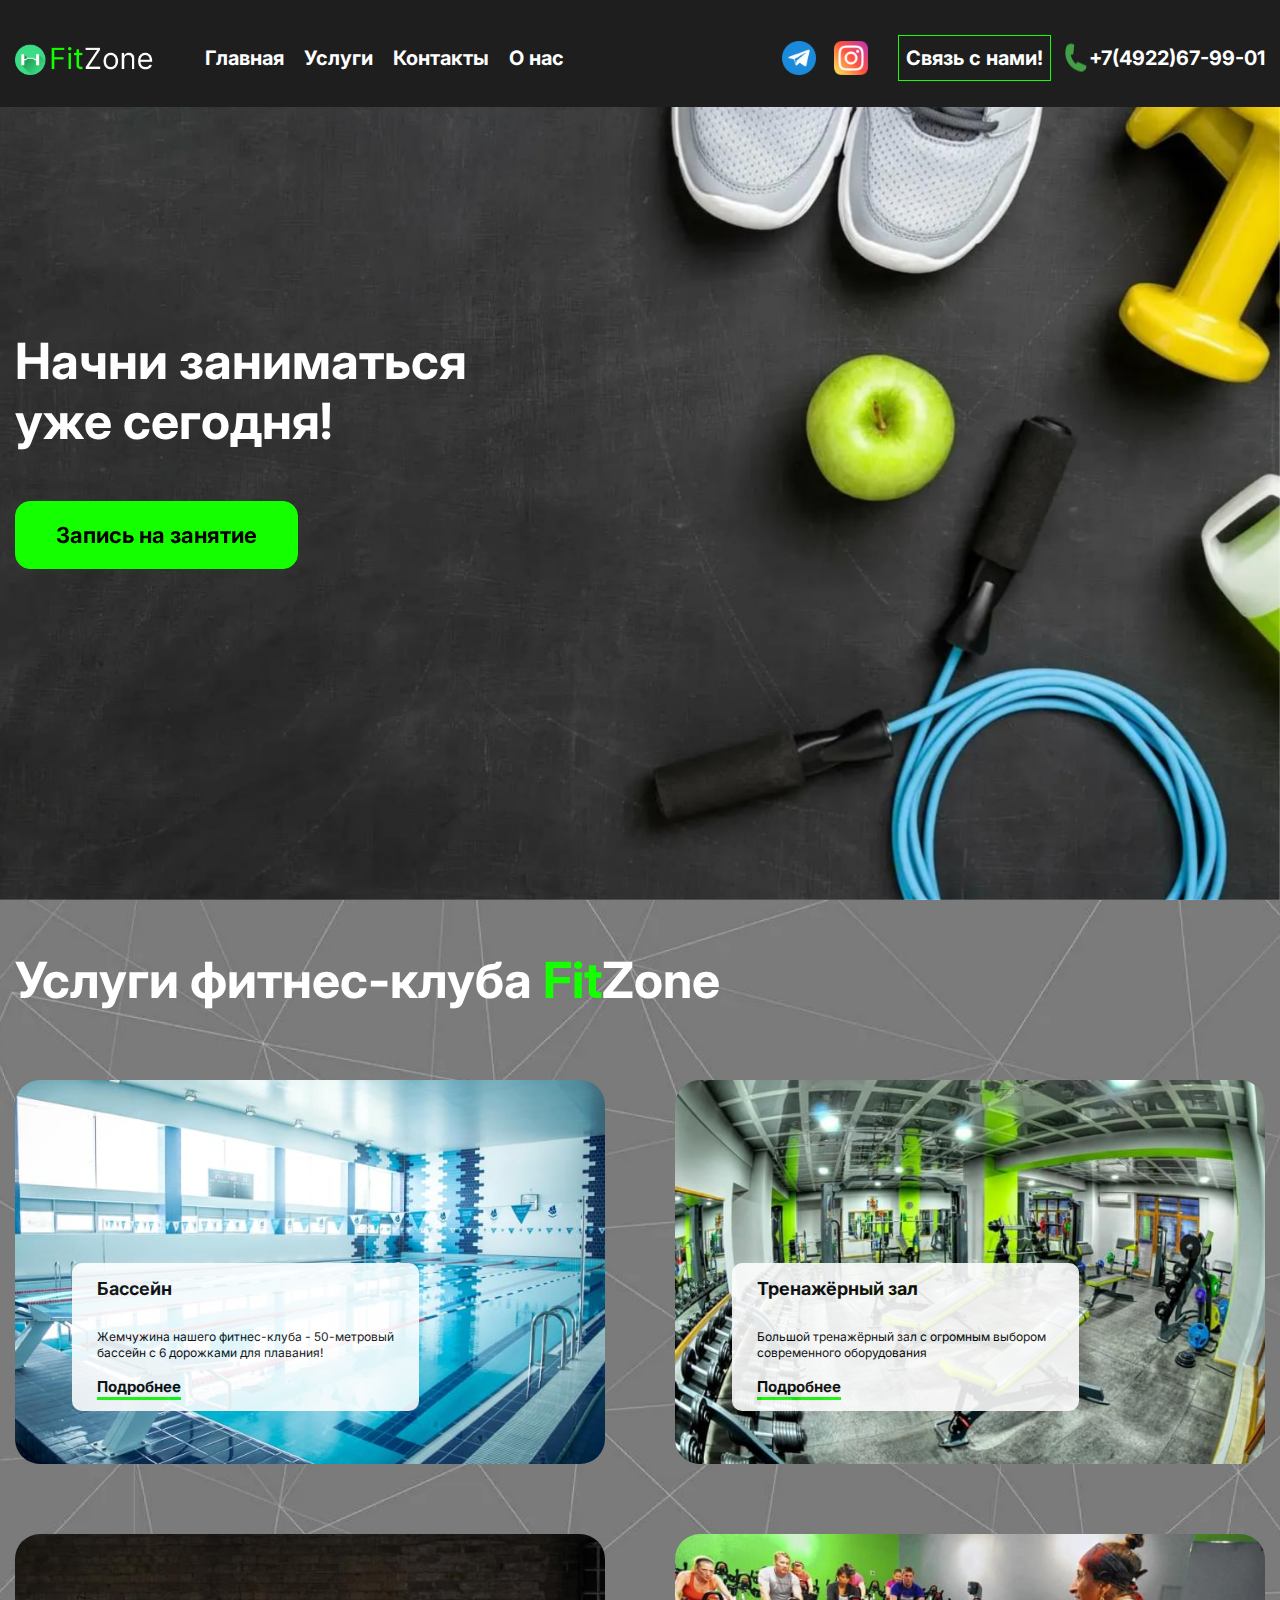
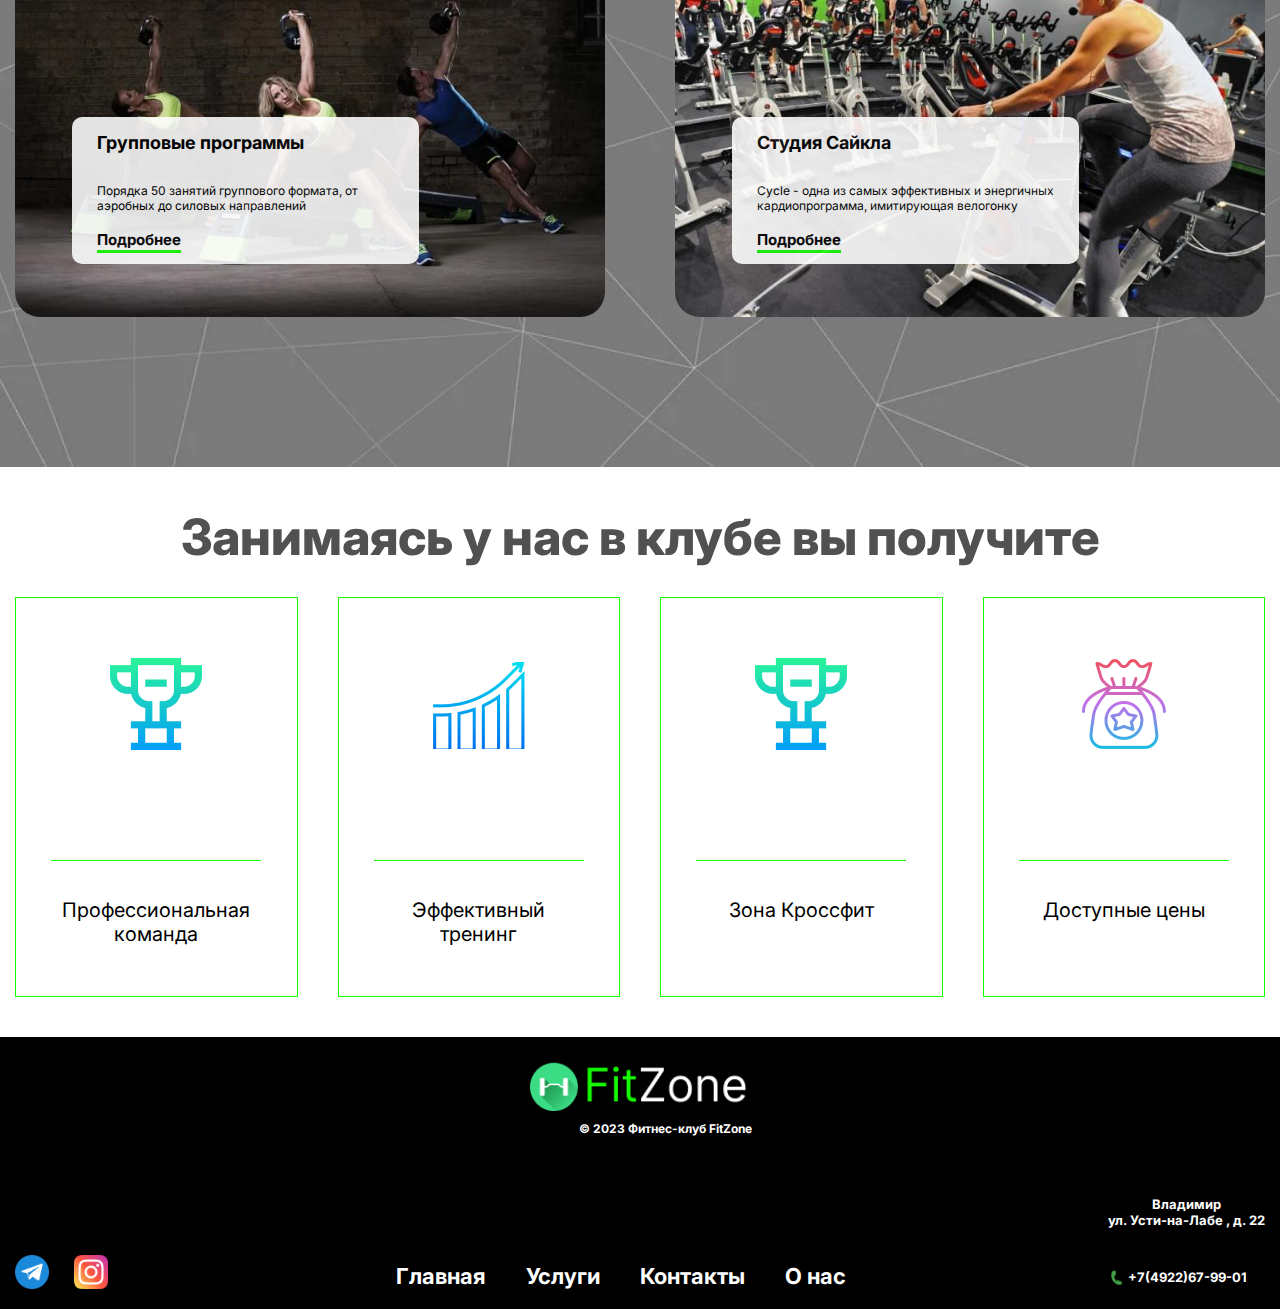
<file: Fitness Club Website/index.html>
<!DOCTYPE html>
<html lang="ru">
<head>
	<meta charset="UTF-8">
	<meta name="viewport" content="width=device-width, initial-scale=1.0">
	<link rel="preconnect" href="https://fonts.googleapis.com">
	<link rel="preconnect" href="https://fonts.gstatic.com" crossorigin>
	<link href="https://fonts.googleapis.com/css2?family=Inter:wght@400;700;800&display=swap" rel="stylesheet">
	<link rel="stylesheet" href="https://cdn.jsdelivr.net/npm/swiper@9/swiper-bundle.min.css">
	<link rel="stylesheet" href="css/style.css">
	<title>Главная</title>

</head>

<body>
	<div class="wrapper">
		<header class="header">
			<div class="header__container">
				<div class="header__body">
					<a href="index.html" class="header__logo">
						<img src="img/logo.png" alt="логотип fitZone">
					</a>
					<nav class="header__menu menu">
						<ul class="menu__list">
							<li class="menu__item"><a href="index.html" class="menu__link">Главная</a></li>
							<li class="menu__item"><a href="services.html" class="menu__link">Услуги</a></li>
							<li class="menu__item"><a href="contacts.html" class="menu__link">Контакты</a></li>
							<li class="menu__item"><a href="about.html" class="menu__link">О нас</a></li>
						</ul>
					</nav>
					<div class="header__contact">
						<div class="header__social">
							<a href="" class="header__item">
								<img src="img/telegram.png" alt="телеграм">
							</a>
							<a href="" class="header__item">
								<img src="img/instagram.png" alt="инстаграм">
							</a>
						</div>
						<a href="" class="header__button">Связь с нами!</a>
						<a href="tel:+7492267990" class="header__tel"><span>+7(4922)67-99-01</span></a>
					</div>
					<button type="button" class="header__burger burger-menu"><span></span></button>
				</div>
			</div>
		</header>
		<main>
			<section class="main">
				<div class="main__container">
					<h1 class="main__title">Начни заниматься <br> уже сегодня!</h1>
					<a href="" class="main__button">Запись на занятие</a>
				</div>
				<div class="main__slider swiper">
					<div class="main__wrapper swiper-wrapper">
						<div class="main__slide swiper-slide">
							<img src="img/slide1.jpg" alt="">
						</div>
						<div class="main__slide swiper-slide">
							<img src="img/slide2.jpg" alt="">
						</div>
						<div class="main__slide swiper-slide">
							<img src="img/slide3.jpg" alt="">
						</div>
					</div>
				</div>
			</section>
			<section class="services">
				<div class="services__container">
					<h2 class="services__title">Услуги фитнес-клуба  <span>Fit</span>Zone</h2>
					<div class="services__body">
						<article class="services__item">
								<img src="img/services1.jpg" alt="Бассейн">
							<div class="services__block">
								<h3 class="services__head">Бассейн</h3>
								<div class="services__text">Жемчужина нашего фитнес-клуба - 50-метровый бассейн с 6 дорожками для плавания!</div>
								<a href="" class="services__link">Подробнее</a>
							</div>
						</article>
						<article class="services__item">
							<div class="services__image">
								<img src="img/services2.jpg" alt="Тренажёрный зал">
							</div>
							<div class="services__block">
								<h3 class="services__head">Тренажёрный зал</h3>
								<div class="services__text">Большой тренажёрный зал с огромным выбором современного оборудования</div>
								<a href="" class="services__link">Подробнее</a>
							</div>
						</article>
						<article class="services__item">
							<div class="services__image">
								<img src="img/services3.jpg" alt="Групповые программы">
							</div>
							<div class="services__block">
								<h3 class="services__head">Групповые программы</h3>
								<div class="services__text">Порядка 50 занятий группового формата, от аэробных до силовых направлений</div>
								<a href="" class="services__link">Подробнее</a>
							</div>
						</article>
						<article class="services__item">
							<div class="services__image">
								<img src="img/services4.jpg" alt="Студия Сайкла">
							</div>
							<div class="services__block">
								<h3 class="services__head">Студия Сайкла</h3>
								<div class="services__text">Cycle - одна из самых эффективных и энергичных кардиопрограмма, имитирующая велогонку</div>
								<a href="" class="services__link">Подробнее</a>
							</div>
						</article>
					</div>
				</div>
			</section>
			<section class="advantages">
				<div class="advantages__container">
					<h2 class="advantages__title">Занимаясь у нас в клубе вы получите</h2>
					<div class="advantages__body">
						<article class="advantages__item">
							<div class="advantages__image">
								<img src="img/advantages1.png" alt="">
							</div>
							<h3 class="advantages__head">Профессиональная команда</h3>
						</article>
						<article class="advantages__item">
							<div class="advantages__image">
								<img src="img/advantages2.png" alt="">
							</div>
							<h3 class="advantages__head">       Эффективный тренинг</h3>
						</article>
						<article class="advantages__item">
							<div class="advantages__image">
								<img src="img/advantages1.png" alt="">
							</div>
							<h3 class="advantages__head">Зона Кроссфит</h3>
						</article>
						<article class="advantages__item">
							<div class="advantages__image">
								<img src="img/advantages4.png" alt="">
							</div>
							<h3 class="advantages__head">Доступные цены</h3>
						</article>
					</div>
				</div>
			</section>
		</main>
		<footer class="footer">
			<div class="footer__top">
				<div class="footer__container">
					<div class="footer__block">
						<a href="index.html" class="footer__logo">
							<img src="img/logo.png" alt="логотип fitZone">
						</a>
						<div class="footer__copy">© 2023 Фитнес-клуб FitZone</div>
					</div>
				</div>
			</div>
			<div class="footer__bottom">
				<div class="footer__container">
					<div class="footer__body">
						<div class="footer__social">
							<a href="" class="footer__item-social">
								<img src="img/telegram.png" alt="телеграм">
							</a>
							<a href="" class="footer__item-social">
								<img src="img/instagram.png" alt="инстаграм">
							</a>
						</div>
						<div class="footer__menu">
							<ul class="footer__list">
								<li class="footer__item">
									<a href="index.html" class="footer__link">Главная</a>
								</li>
								<li class="footer__item">
									<a href="services.html" class="footer__link">Услуги</a>
								</li>
								<li class="footer__item">
									<a href="contacts.html" class="footer__link">Контакты</a>
								</li>
								<li class="footer__item">
									<a href="about.html" class="footer__link">О нас</a>
								</li>
							</ul>
						</div>
						<div class="footer__right">
							<div class="footer__address">Владимир <br>
								ул. Усти-на-Лабе , д. 22</div>
							<a href="tel:+74922679901" class="footer__tel">+7(4922)67-99-01</a>
						</div>
					</div>
				</div>
			</div>
		
		</footer>
	</div>



	<script src="https://cdn.jsdelivr.net/npm/swiper@9/swiper-bundle.min.js"></script>
	<script src="js/app.js"></script>
</body>

</html>
</file>
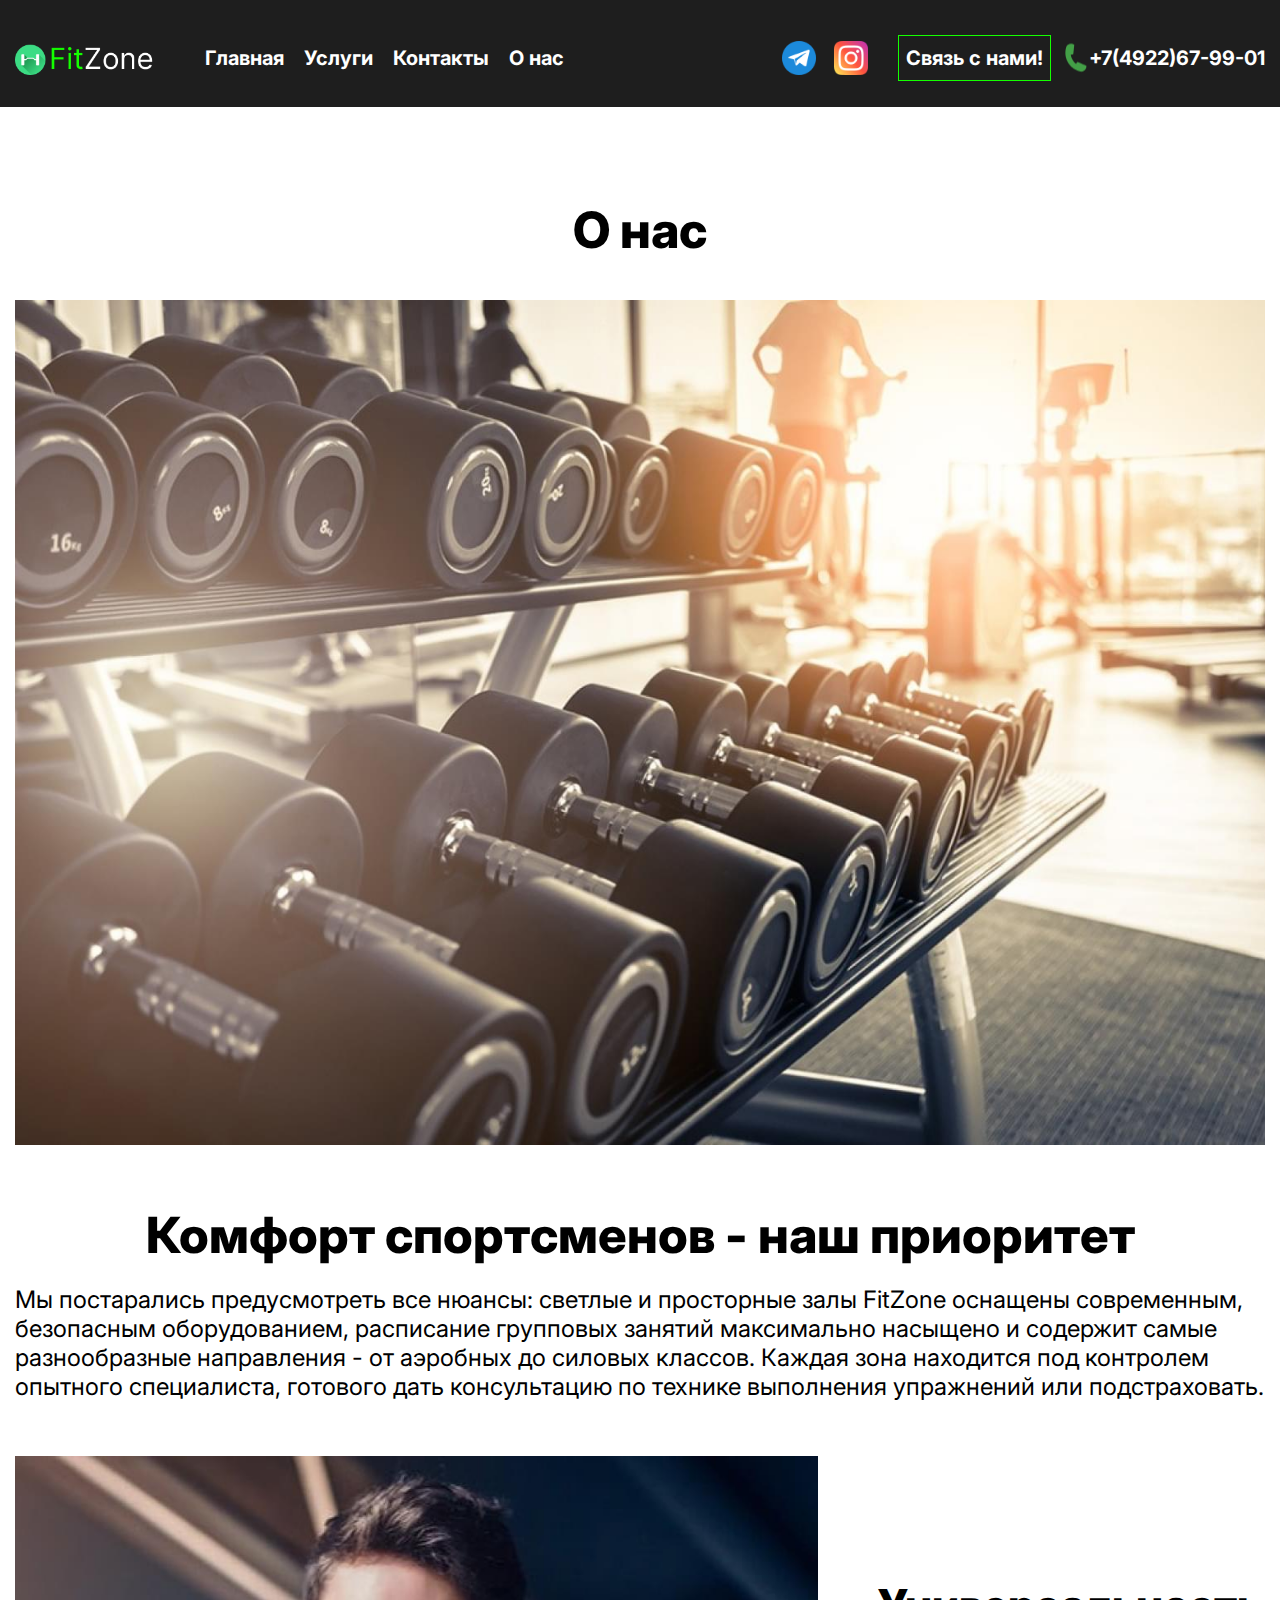
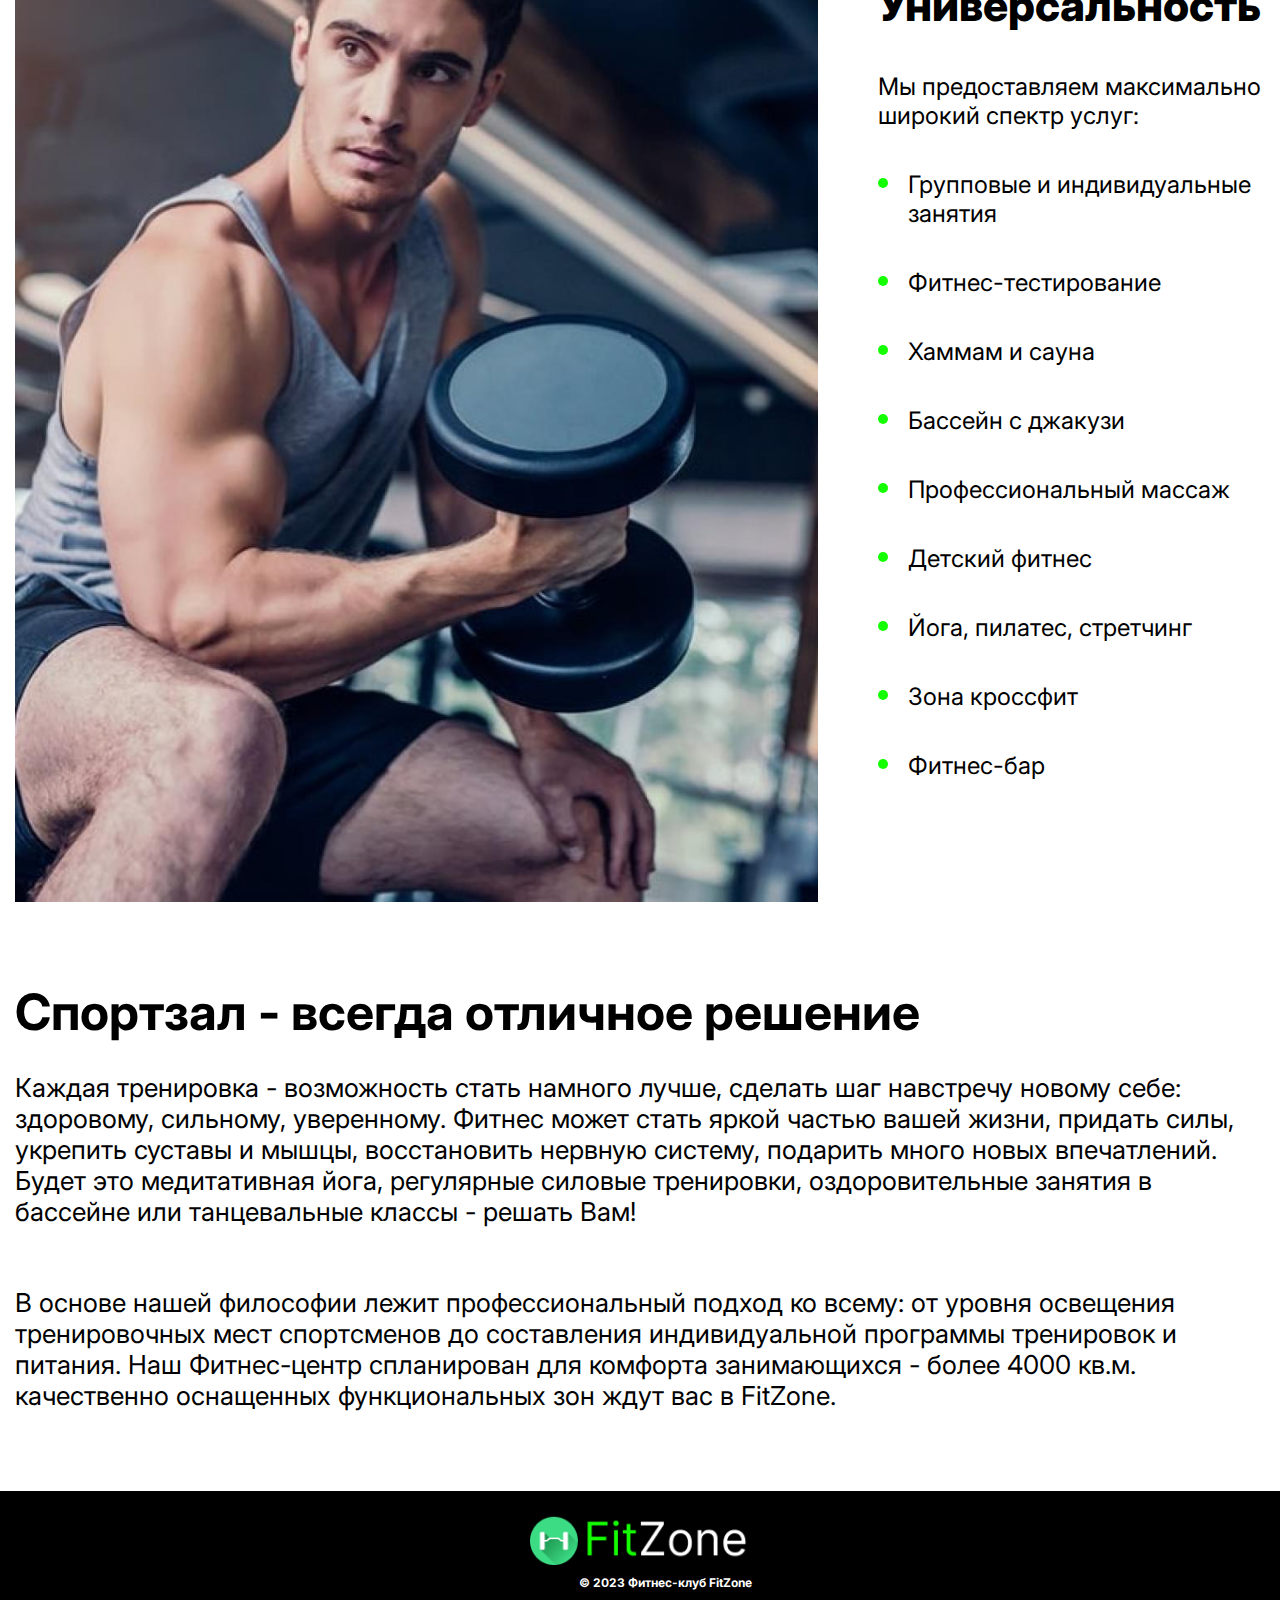
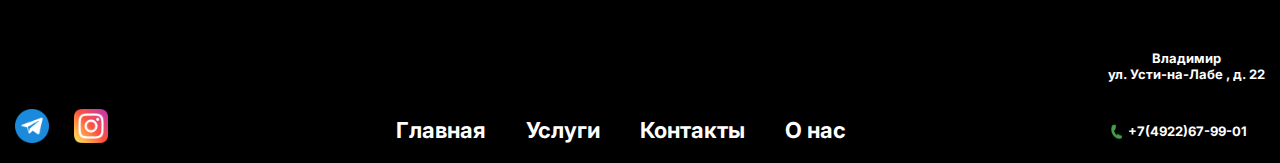
<file: Fitness Club Website/about.html>
<!DOCTYPE html>
<html lang="ru">
<head>
	<meta charset="UTF-8">
	<meta name="viewport" content="width=device-width, initial-scale=1.0">
	<link rel="preconnect" href="https://fonts.googleapis.com">
	<link rel="preconnect" href="https://fonts.gstatic.com" crossorigin>
	<link href="https://fonts.googleapis.com/css2?family=Inter:wght@400;700;800&display=swap" rel="stylesheet">
	<link rel="stylesheet" href="https://cdn.jsdelivr.net/npm/swiper@9/swiper-bundle.min.css">
	<link rel="stylesheet" href="css/style.css">
	<title>О нас</title>

</head>

<body>
	<div class="wrapper">
		<header class="header">
            <div class="header__container">
                <div class="header__body">
                    <a href="index.html" class="header__logo">
                        <img src="img/logo.png" alt="логотип fitZone">
                    </a>
                    <nav class="header__menu menu">
                        <ul class="menu__list">
                            <li class="menu__item"><a href="index.html" class="menu__link">Главная</a></li>
                            <li class="menu__item"><a href="services.html" class="menu__link">Услуги</a></li>
                            <li class="menu__item"><a href="contacts.html" class="menu__link">Контакты</a></li>
                            <li class="menu__item"><a href="about.html" class="menu__link">О нас</a></li>
                        </ul>
                    </nav>
                    <div class="header__contact">
                        <div class="header__social">
                            <a href="" class="header__item">
                                <img src="img/telegram.png" alt="телеграм">
                            </a>
                            <a href="" class="header__item">
                                <img src="img/instagram.png" alt="инстаграм">
                            </a>
                        </div>
                        <a href="" class="header__button">Связь с нами!</a>
                        <a href="tel:+7492267990" class="header__tel"><span>+7(4922)67-99-01</span></a>
                    </div>
                    <button type="button" class="header__burger burger-menu"><span></span></button>
                </div>
            </div>
        </header>
		<main>
			<section class="about">
                <div class="about__container">
                    <h2 class="about__title">О нас</h2>
                    <div class="about__image">
                        <img src="img/about1.jpg" alt="гантели">
                    </div>
                </div>
            </section>
            <section class="priority">
                <div class="priority__container">
                    <h2 class="priority__title">Комфорт спортсменов - наш приоритет</h2>
                    <div class="priority__top-text">Мы постарались предусмотреть все нюансы: светлые и просторные залы FitZone оснащены современным, безопасным оборудованием, расписание групповых занятий максимально насыщено и содержит самые разнообразные направления - от аэробных до силовых классов. Каждая зона находится под контролем опытного специалиста, готового дать консультацию по технике выполнения упражнений или подстраховать.</div>
                    <div class="priority__body">
                        <div class="priority__image">
                            <img src="img/priority.jpg" alt="">
                        </div>
                        <div class="priority__content">
                            <h3 class="priority__head">Универсальность</h3>
                            <div class="priority__text">Мы предоставляем максимально широкий спектр услуг:</div>
                            <ul class="priority__list">
                                <li class="priority__item">Групповые и индивидуальные занятия</li>
                                <li class="priority__item">Фитнес-тестирование</li>
                                <li class="priority__item">Хаммам и сауна</li>
                                <li class="priority__item">Бассейн с джакузи</li>
                                <li class="priority__item">Профессиональный массаж</li>
                                <li class="priority__item">Детский фитнес</li>
                                <li class="priority__item">Йога, пилатес, стретчинг</li>
                                <li class="priority__item">Зона кроссфит</li>
                                <li class="priority__item">Фитнес-бар</li>
                            </ul>
                        </div>
                    </div>
                </div>
            </section>
            <section class="decision">
                <div class="decision__container">
                    <h2 class="decision__title">Спортзал - всегда отличное решение</h2>
                    <div class="decision__text">
                        <p>Каждая тренировка - возможность стать намного лучше, сделать шаг навстречу новому себе: здоровому, сильному, уверенному. Фитнес может стать яркой частью вашей жизни, придать силы, укрепить суставы и мышцы, восстановить нервную систему, подарить много новых впечатлений. Будет это медитативная йога, регулярные силовые тренировки, оздоровительные занятия в бассейне или танцевальные классы - решать Вам!</p>
                        <p>В основе нашей философии лежит профессиональный подход ко всему: от уровня освещения тренировочных мест спортсменов до составления индивидуальной программы тренировок и питания. Наш Фитнес-центр спланирован для комфорта занимающихся - более 4000 кв.м. качественно оснащенных функциональных зон ждут вас в FitZone.</p>
                    </div>
                </div>
            </section>
		</main>
		<footer class="footer">
            <div class="footer__top">
                <div class="footer__container">
                    <div class="footer__block">
                        <a href="index.html" class="footer__logo">
                            <img src="img/logo.png" alt="логотип fitZone">
                        </a>
                        <div class="footer__copy">© 2023 Фитнес-клуб FitZone</div>
                    </div>
                </div>
            </div>
            <div class="footer__bottom">
                <div class="footer__container">
                    <div class="footer__body">
                        <div class="footer__social">
                            <a href="" class="footer__item-social">
                                <img src="img/telegram.png" alt="телеграм">
                            </a>
                            <a href="" class="footer__item-social">
                                <img src="img/instagram.png" alt="инстаграм">
                            </a>
                        </div>
                        <div class="footer__menu">
                            <ul class="footer__list">
                                <li class="footer__item">
                                    <a href="index.html" class="footer__link">Главная</a>
                                </li>
                                <li class="footer__item">
                                    <a href="services.html" class="footer__link">Услуги</a>
                                </li>
                                <li class="footer__item">
                                    <a href="contacts.html" class="footer__link">Контакты</a>
                                </li>
                                <li class="footer__item">
                                    <a href="about.html" class="footer__link">О нас</a>
                                </li>
                            </ul>
                        </div>
                        <div class="footer__right">
                            <div class="footer__address">Владимир <br>
                                ул. Усти-на-Лабе , д. 22</div>
                            <a href="tel:+74922679901" class="footer__tel">+7(4922)67-99-01</a>
                        </div>
                    </div>
                </div>
            </div>
        
        </footer>
	</div>

	<script src="js/app.js"></script>
</body>

</html>
</file>
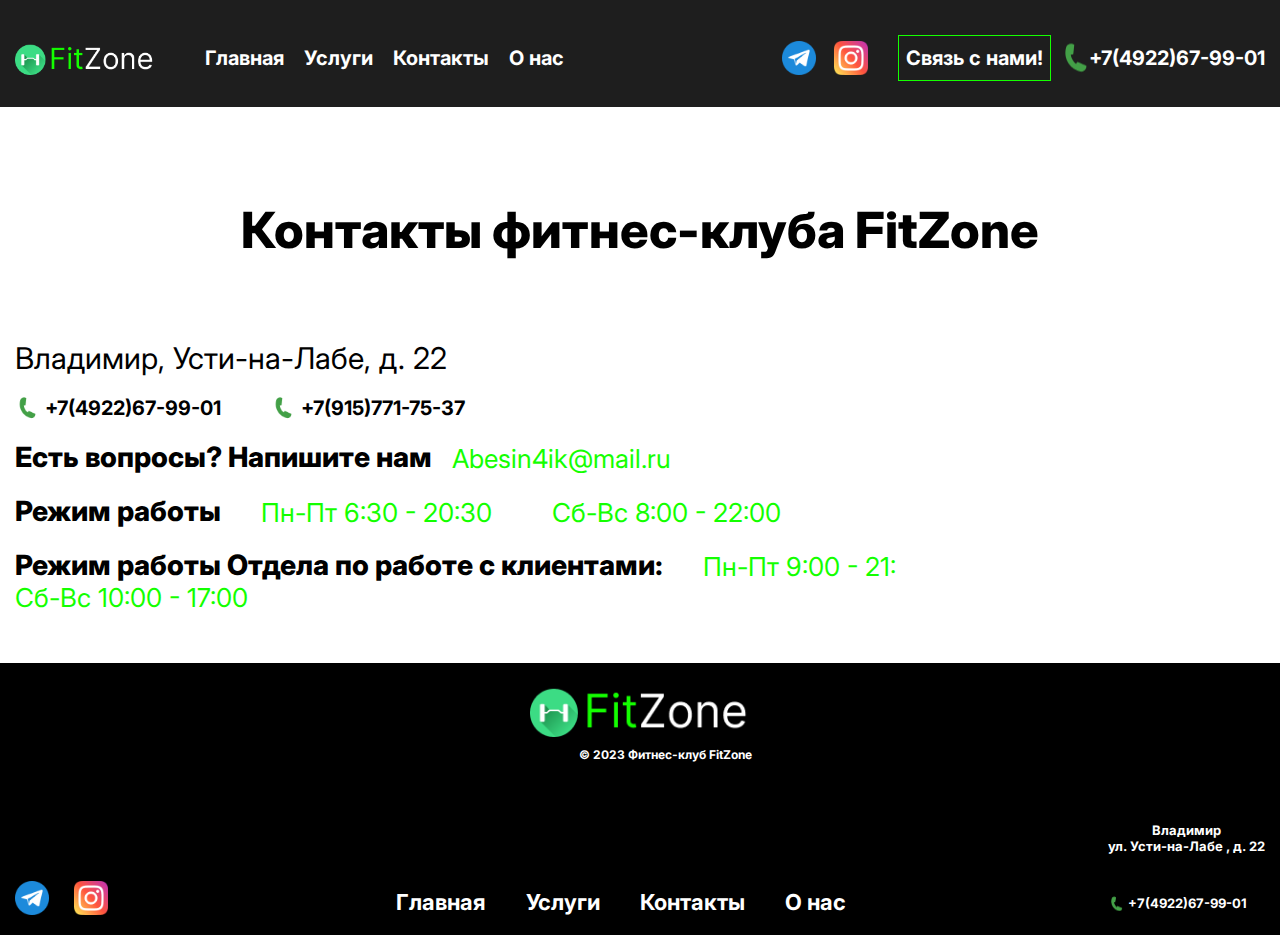
<file: Fitness Club Website/contacts.html>
<!DOCTYPE html>
<html lang="ru">
<head>
	<meta charset="UTF-8">
	<meta name="viewport" content="width=device-width, initial-scale=1.0">
	<link rel="preconnect" href="https://fonts.googleapis.com">
	<link rel="preconnect" href="https://fonts.gstatic.com" crossorigin>
	<link href="https://fonts.googleapis.com/css2?family=Inter:wght@400;700;800&display=swap" rel="stylesheet">
	<link rel="stylesheet" href="https://cdn.jsdelivr.net/npm/swiper@9/swiper-bundle.min.css">
	<link rel="stylesheet" href="css/style.css">
	<title>Контакты фитнес-клуба FitZone</title>

</head>

<body>
    <div class="wrapper">
        <header class="header">
            <div class="header__container">
                <div class="header__body">
                    <a href="index.html" class="header__logo">
                        <img src="img/logo.png" alt="логотип fitZone">
                    </a>
                    <nav class="header__menu menu">
                        <ul class="menu__list">
                            <li class="menu__item"><a href="index.html" class="menu__link">Главная</a></li>
                            <li class="menu__item"><a href="services.html" class="menu__link">Услуги</a></li>
                            <li class="menu__item"><a href="contacts.html" class="menu__link">Контакты</a></li>
                            <li class="menu__item"><a href="about.html" class="menu__link">О нас</a></li>
                        </ul>
                    </nav>
                    <div class="header__contact">
                        <div class="header__social">
                            <a href="" class="header__item">
                                <img src="img/telegram.png" alt="телеграм">
                            </a>
                            <a href="" class="header__item">
                                <img src="img/instagram.png" alt="инстаграм">
                            </a>
                        </div>
                        <a href="" class="header__button">Связь с нами!</a>
                        <a href="tel:+7492267990" class="header__tel"><span>+7(4922)67-99-01</span></a>
                    </div>
                    <button type="button" class="header__burger burger-menu"><span></span></button>
                </div>
            </div>
        </header>
        <main>
            <section class="contacts">
                <div class="contacts__container">
                    <h2 class="contacts__title">Контакты фитнес-клуба FitZone</h2>
                    <div class="contacts__adress">Владимир, Усти-на-Лабе, д. 22</div>
                    <div class="contacts__numbers">
                        <a href="tel:+74922679901" class="contacts__tel">+7(4922)67-99-01</a>
                        <a href="tel:+79157717537 " class="contacts__tel">+7(915)771-75-37 </a>
                    </div>
                    <div class="contacts__row">
                        <div class="contacts__text">Есть вопросы? Напишите нам</div>
                        <a href="mailto:Abesin4ik@mail.ru" class="contacts__mail">Abesin4ik@mail.ru</a>
                    </div>
                    <div class="contacts__row">
                        <div class="contacts__text">Режим работы</div>
                        <div class="contacts__time">
                            <p>Пн-Пт 6:30 - 20:30</p>
                            <p>Сб-Вс 8:00 - 22:00</p>
                        </div>
                    </div>
                    <div class="contacts__row">
                        <div class="contacts__text">
                            Режим работы Отдела по работе с клиентами: <br>
                           
                        </div>
                        <div class="contacts__time">
                            <p>Пн-Пт 9:00 - 21:</p>
                        </div>
                        <div class="contacts__last-time">
                            Сб-Вс 10:00 - 17:00
                        </div>
                    </div>
                </div>
                <div class="contacts__map">
                    <script type="text/javascript" charset="utf-8" async src="https://api-maps.yandex.ru/services/constructor/1.0/js/?um=constructor%3Ad409e46b3120c2c7686fbda529038fb191dce1f39c82c90879984f67d2b376af&amp;width=100%25&amp;height=700&amp;lang=ru_RU&amp;scroll=false"></script>
                </div>
            </section>
        </main>
        <footer class="footer">
            <div class="footer__top">
                <div class="footer__container">
                    <div class="footer__block">
                        <a href="index.html" class="footer__logo">
                            <img src="img/logo.png" alt="логотип fitZone">
                        </a>
                        <div class="footer__copy">© 2023 Фитнес-клуб FitZone</div>
                    </div>
                </div>
            </div>
            <div class="footer__bottom">
                <div class="footer__container">
                    <div class="footer__body">
                        <div class="footer__social">
                            <a href="" class="footer__item-social">
                                <img src="img/telegram.png" alt="телеграм">
                            </a>
                            <a href="" class="footer__item-social">
                                <img src="img/instagram.png" alt="инстаграм">
                            </a>
                        </div>
                        <div class="footer__menu">
                            <ul class="footer__list">
                                <li class="footer__item">
                                    <a href="index.html" class="footer__link">Главная</a>
                                </li>
                                <li class="footer__item">
                                    <a href="services.html" class="footer__link">Услуги</a>
                                </li>
                                <li class="footer__item">
                                    <a href="contacts.html" class="footer__link">Контакты</a>
                                </li>
                                <li class="footer__item">
                                    <a href="about.html" class="footer__link">О нас</a>
                                </li>
                            </ul>
                        </div>
                        <div class="footer__right">
                            <div class="footer__address">Владимир <br>
                                ул. Усти-на-Лабе , д. 22</div>
                            <a href="tel:+74922679901" class="footer__tel">+7(4922)67-99-01</a>
                        </div>
                    </div>
                </div>
            </div>
        
        </footer>
    </div>

    <script src="js/app.js"></script>
</body>

</html>
</file>
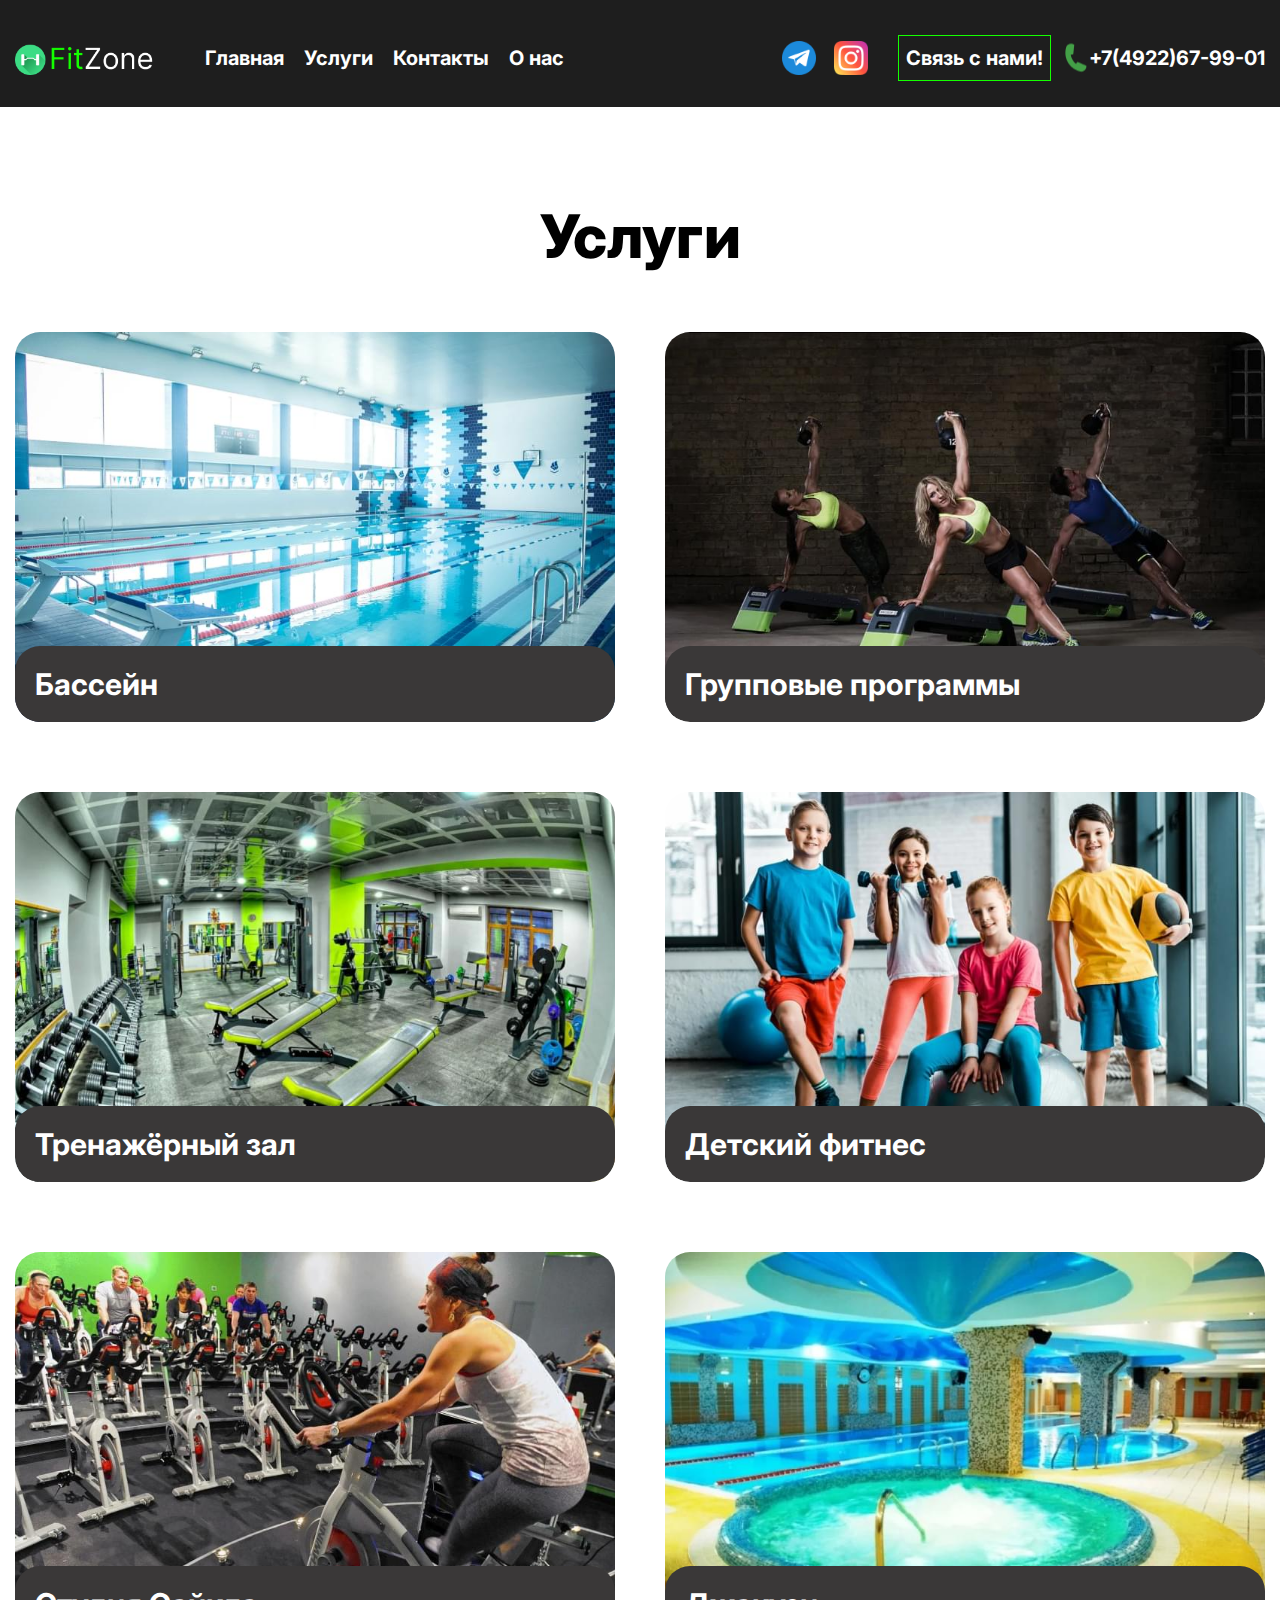
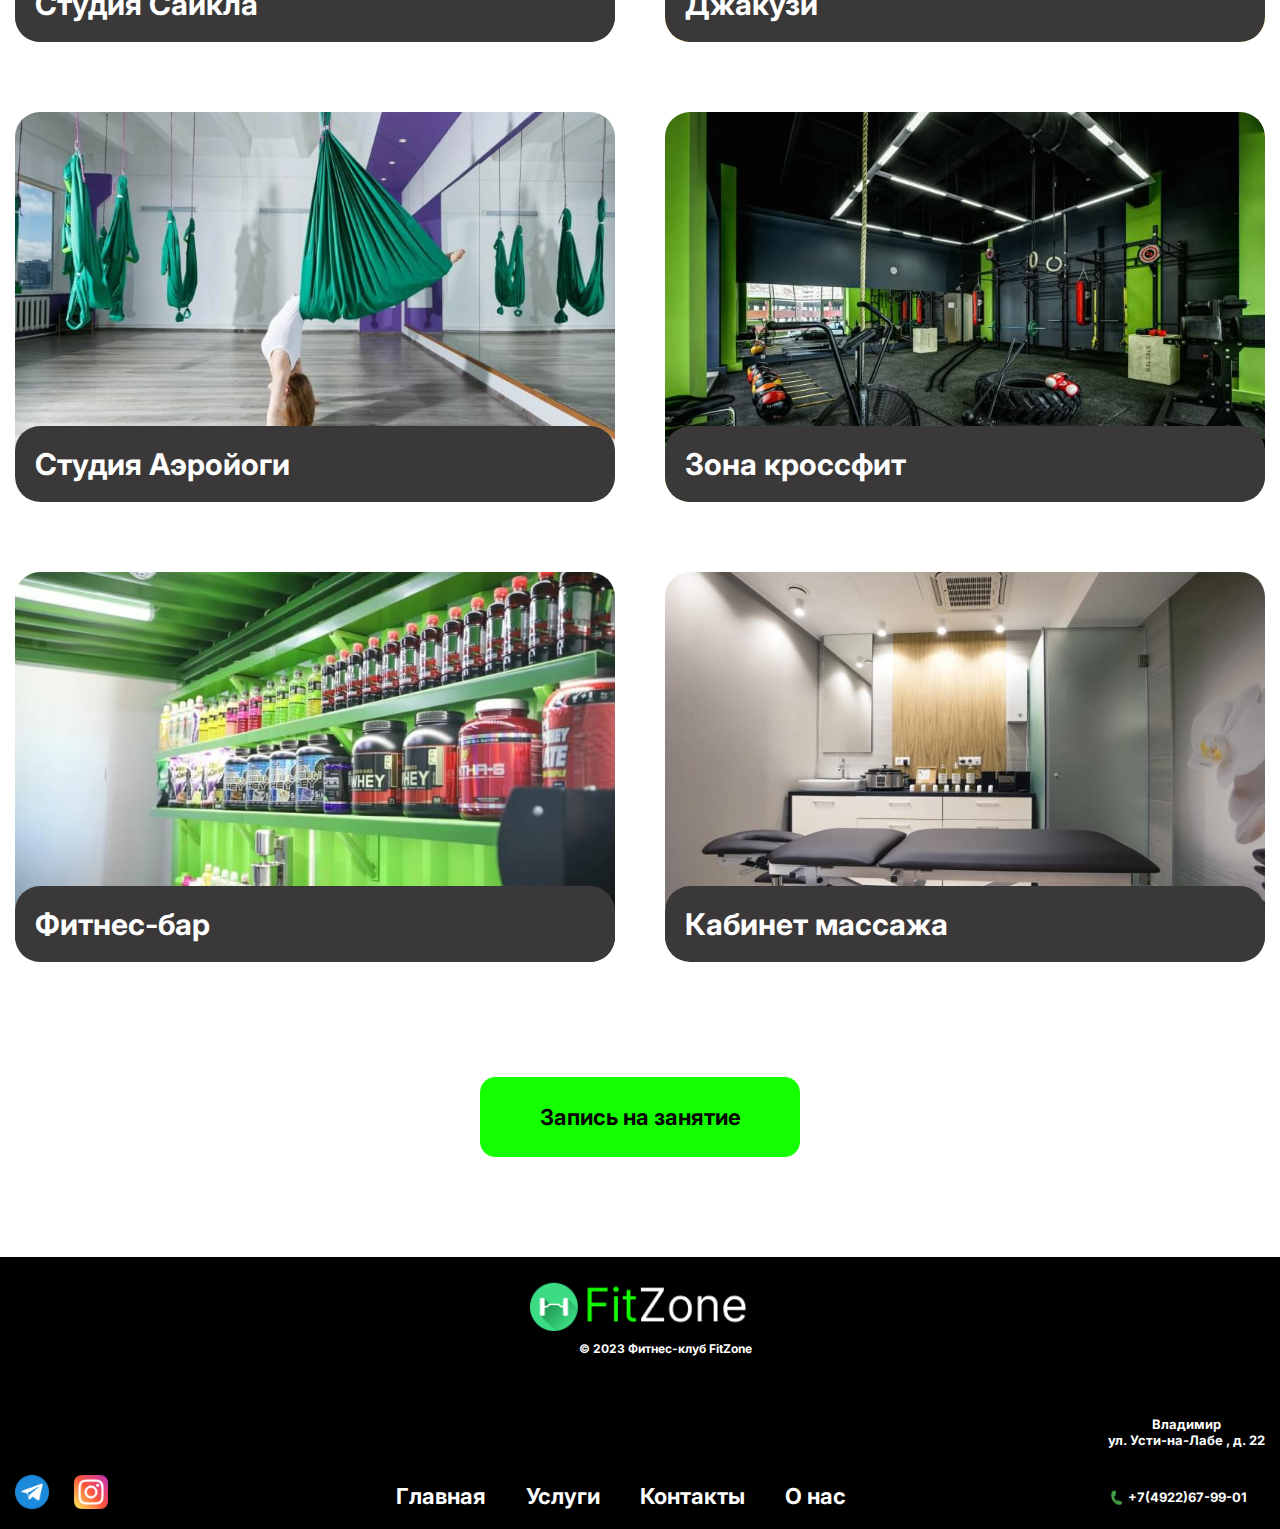
<file: Fitness Club Website/services.html>
<!DOCTYPE html>
<html lang="ru">
<head>
	<meta charset="UTF-8">
	<meta name="viewport" content="width=device-width, initial-scale=1.0">
	<link rel="preconnect" href="https://fonts.googleapis.com">
	<link rel="preconnect" href="https://fonts.gstatic.com" crossorigin>
	<link href="https://fonts.googleapis.com/css2?family=Inter:wght@400;700;800&display=swap" rel="stylesheet">
	<link rel="stylesheet" href="https://cdn.jsdelivr.net/npm/swiper@9/swiper-bundle.min.css">
	<link rel="stylesheet" href="css/style.css">
	<title>Услуги</title>

</head>

<body>
	<div class="wrapper">
		<header class="header">
            <div class="header__container">
                <div class="header__body">
                    <a href="index.html" class="header__logo">
                        <img src="img/logo.png" alt="логотип fitZone">
                    </a>
                    <nav class="header__menu menu">
                        <ul class="menu__list">
                            <li class="menu__item"><a href="index.html" class="menu__link">Главная</a></li>
                            <li class="menu__item"><a href="services.html" class="menu__link">Услуги</a></li>
                            <li class="menu__item"><a href="contacts.html" class="menu__link">Контакты</a></li>
                            <li class="menu__item"><a href="about.html" class="menu__link">О нас</a></li>
                        </ul>
                    </nav>
                    <div class="header__contact">
                        <div class="header__social">
                            <a href="" class="header__item">
                                <img src="img/telegram.png" alt="телеграм">
                            </a>
                            <a href="" class="header__item">
                                <img src="img/instagram.png" alt="инстаграм">
                            </a>
                        </div>
                        <a href="" class="header__button">Связь с нами!</a>
                        <a href="tel:+7492267990" class="header__tel"><span>+7(4922)67-99-01</span></a>
                    </div>
                    <button type="button" class="header__burger burger-menu"><span></span></button>
                </div>
            </div>
        </header>
		<main>
			<section class="services-main">
                <div class="services-main__container">
                    <h2 class="services-main__title">Услуги</h2>
                    <div class="services-main__body">
                        <a href="" class="services-main__item">
                            <img src="img/services-main1.jpg" alt="Бассейн">
                            <div class="services-main__block">
                                <p>Бассейн</p>
                            </div>
                        </a>
                        <a href="" class="services-main__item">
                            <img src="img/services-main2.jpg" alt="Групповые программы">
                            <div class="services-main__block">
                                <p>Групповые программы</p>
                            </div>
                        </a>
                        <a href="" class="services-main__item">
                            <img src="img/services-main3.jpg" alt="Тренажёрный зал">
                            <div class="services-main__block">
                                <p>Тренажёрный зал</p>
                            </div>
                        </a>
                        <a href="" class="services-main__item">
                            <img src="img/services-main4.jpg" alt="Детский фитнес">
                            <div class="services-main__block">
                                <p>Детский фитнес</p>
                            </div>
                        </a>
                        <a href="" class="services-main__item">
                            <img src="img/services-main5.jpg" alt="Студия Сайкла">
                            <div class="services-main__block">
                                <p>Студия Сайкла</p>
                            </div>
                        </a>
                        <a href="" class="services-main__item">
                            <img src="img/services-main6.jpg" alt="Джакузи">
                            <div class="services-main__block">
                                <p>Джакузи</p>
                            </div>
                        </a>
                        <a href="" class="services-main__item">
                            <img src="img/services-main7.jpg" alt="Студия Аэройоги">
                            <div class="services-main__block">
                                <p>Студия Аэройоги</p>
                            </div>
                        </a>
                        <a href="" class="services-main__item">
                            <img src="img/services-main8.jpg" alt="Зона кроссфит">
                            <div class="services-main__block">
                                <p>Зона кроссфит</p>
                            </div>
                        </a>
                        <a href="" class="services-main__item">
                            <img src="img/services-main9.jpg" alt="Фитнес-бар">
                            <div class="services-main__block">
                                <p>Фитнес-бар</p>
                            </div>
                        </a>
                        <a href="" class="services-main__item">
                            <img src="img/services-main10.jpg" alt="Кабинет массажа">
                            <div class="services-main__block">
                                <p>Кабинет массажа</p>
                            </div>
                        </a>
                    </div>
                    <a href="" class="services-main__link">Запись на занятие</a>
                </div>
            </section>
		</main>
		<footer class="footer">
            <div class="footer__top">
                <div class="footer__container">
                    <div class="footer__block">
                        <a href="index.html" class="footer__logo">
                            <img src="img/logo.png" alt="логотип fitZone">
                        </a>
                        <div class="footer__copy">© 2023 Фитнес-клуб FitZone</div>
                    </div>
                </div>
            </div>
            <div class="footer__bottom">
                <div class="footer__container">
                    <div class="footer__body">
                        <div class="footer__social">
                            <a href="" class="footer__item-social">
                                <img src="img/telegram.png" alt="телеграм">
                            </a>
                            <a href="" class="footer__item-social">
                                <img src="img/instagram.png" alt="инстаграм">
                            </a>
                        </div>
                        <div class="footer__menu">
                            <ul class="footer__list">
                                <li class="footer__item">
                                    <a href="index.html" class="footer__link">Главная</a>
                                </li>
                                <li class="footer__item">
                                    <a href="services.html" class="footer__link">Услуги</a>
                                </li>
                                <li class="footer__item">
                                    <a href="contacts.html" class="footer__link">Контакты</a>
                                </li>
                                <li class="footer__item">
                                    <a href="about.html" class="footer__link">О нас</a>
                                </li>
                            </ul>
                        </div>
                        <div class="footer__right">
                            <div class="footer__address">Владимир <br>
                                ул. Усти-на-Лабе , д. 22</div>
                            <a href="tel:+74922679901" class="footer__tel">+7(4922)67-99-01</a>
                        </div>
                    </div>
                </div>
            </div>
        
        </footer>
	</div>

	<script src="js/app.js"></script>
</body>

</html>
</file>
<file: Fitness Club Website/css/style.css>
* {
  padding: 0px;
  margin: 0px;
  border: 0px;
}

*,
*:before,
*:after {
  box-sizing: border-box;
}

:focus,
:active {
  outline: none;
}

a:focus,
a:active {
  outline: none;
}

input,
button,
textarea {
  font-family: "Inter", sans-serif;
  font-size: inherit;
}

button {
  cursor: pointer;
  color: inherit;
  background-color: inherit;
}

a {
  color: inherit;
}

a:link,
a:visited {
  text-decoration: none;
}

a:hover {
  text-decoration: none;
}

ul li {
  list-style: none;
}

img {
  vertical-align: top;
}

h1,
h2,
h3,
h4,
h5,
h6 {
  font-weight: inherit;
  font-size: inherit;
}

html,
body {
  height: 100%;
}

body {
  font-family: "Inter", sans-serif;
  font-weight: 400;
  color: #000;
  font-size: 16px;
  background: #fff;
}

.lock {
  overflow: hidden;
}

[class*=__container] {
  max-width: 1700px;
  margin: 0 auto;
  padding: 0 15px;
  box-sizing: content-box;
}

.wrapper {
  overflow: hidden;
  min-height: 100%;
  position: relative;
  width: 100%;
  display: flex;
  flex-direction: column;
}

.wrapper > * {
  min-width: 0;
}

main {
  flex: 1 1 auto;
}

.menu {
  position: relative;
  z-index: 100;
  flex-grow: 1;
}

.menu__list {
  display: flex;
}

.menu__link {
  display: inline-block;
  transition: color 0.3s ease 0s;
  color: #FFF;
  font-size: 29px;
  font-weight: 700;
  line-height: normal;
  margin-right: 55px;
}

.burger-menu {
  display: none;
}

.menu-open .burger-menu::before {
  transform: rotate(45deg);
  top: 8px;
  background: #fff;
}

.menu-open .burger-menu::after {
  transform: rotate(-45deg);
  bottom: 8px;
  background: #fff;
}

.menu-open .burger-menu span {
  opacity: 0;
}

.header {
  padding-top: 35px;
  padding-bottom: 26px;
  background: #1E1E1E;
  position: fixed;
  z-index: 10;
  width: 100%;
  top: 0;
  left: 0;
}

.header__body {
  display: flex;
  align-items: center;
}

.header__logo {
  margin-right: 70px;
}

.header__logo img {
  max-width: 100%;
}

.header__contact {
  display: flex;
  align-items: center;
}

.header__social {
  display: flex;
  align-items: center;
}

.header__item {
  margin-left: 18px;
  transition: transform 0.3s ease 0s;
}

.header__item img {
  max-width: 100%;
}

.header__button {
  color: #FFF;
  font-size: 23px;
  font-weight: 700;
  line-height: normal;
  border: 1px solid #14FF00;
  background-color: rgba(255, 255, 255, 0);
  padding: 12px 10px;
  margin-left: 50px;
  text-align: center;
  transition: all 0.3s ease 0s;
}

.header__tel {
  background: url("../img/phone.png") left no-repeat; 
  color: #FFF;
  font-size: 22px;
  font-weight: 700;
  line-height: normal;
  padding-left: 30px;
  margin-left: 8px;
  min-height: 30px;
  transition: color 0.3s ease 0s;
  display: flex;
  align-items: center;
}

.main {
  position: relative;
  padding: 150px 0;
  min-height: 100vh;
  display: flex;
  align-items: center;
  width: 100%;
}

.main__container {
  position: relative;
  z-index: 2;
  width: 100%;
}

.main__title {
  color: #FFF;
  font-size: 62px;
  font-weight: 700;
  line-height: normal;
  margin-bottom: 140px;
}

.main__button {
  border-radius: 15px;
  background: #14FF00;
  padding: 30px 60px;
  color: #030000;
  font-size: 25px;
  font-weight: 700;
  line-height: normal;
  text-align: center;
  transition: all 0.3s ease 0s;
  border: 1px solid #14FF00;
  display: inline-block;
}

.main__slider {
  position: absolute;
  width: 100%;
  height: 100%;
  top: 0;
  left: 0;
}

.main__slide img {
  position: absolute;
  width: 100%;
  height: 100%;
  top: 0;
  left: 0;
  object-fit: cover;
}


.services {
  background: url("../img/services-bg.png") 0 0/cover no-repeat;
  padding-top: 50px;
  padding-bottom: 250px;
}

.services__title {
  color: #FFF;
  font-size: 63px;
  font-weight: 700;
  line-height: normal;
  margin-bottom: 120px;
}

.services__title span {
  color: #14FF00;
}

.services__body {
  display: grid;
  grid-template-columns: 1fr 1fr;
  gap: 100px;
  max-width: 1580px;
  margin: 0px auto;
}

.services__item {
  position: relative;
  padding-bottom: 65%;
  overflow: hidden;
  border-radius: 25px;
}

.services__item img {
  position: absolute;
  width: 100%;
  height: 100%;
  top: 0;
  left: 0;
  object-fit: cover;
  transition: transform 0.3s ease 0s;
}

.services__image {
  position: absolute;
  top: 0;
  left: 0;
  width: 100%;
  height: 100%;
}

.services__block {
  position: absolute;
  bottom: 53px;
  opacity: 0.88;
  background: #FFF;
  left: 57px;
  padding: 15px 25px;
  max-width: 347px;
  border-radius: 10px;
}

.services__head {
  font-size: 18px;
  font-weight: 700;
  line-height: normal;
  margin-bottom: 30px;
}

.services__text {
  font-size: 12px;
  line-height: 130%;
  margin-bottom: 15px;
}

.services__link {
  font-size: 15px;
  font-style: normal;
  font-weight: 700;
  line-height: normal;
  position: relative;
}

.services__link::after {
  content: "";
  position: absolute;
  left: 0;
  bottom: -4px;
  width: 100%;
  height: 3px;
  background: #14FF00;
  transition: width 0.3s ease 0s;
}

.advantages {
  padding: 40px 0;
}

.advantages__title {
  color: #515151;
  text-align: center;
  font-size: 54px;
  font-weight: 800;
  line-height: normal;
  margin-bottom: 32px;
}

.advantages__body {
  display: grid;
  grid-template-columns: 1fr 1fr 1fr 1fr;
  gap: 90px;
}

.advantages__item {
  border: 1px solid #14FF00;
  background: rgba(217, 217, 217, 0);
  display: flex;
  flex-direction: column;
  align-items: center;
  padding-top: 60px;
  padding-bottom: 27px;
  padding-left: 15px;
  padding-right: 15px;
  min-height: 520px;
}

.advantages__image {
  margin-bottom: 110px;
  min-height: 92px;
  display: flex;
  align-items: flex-end;
}

.advantages__image img {
  max-width: 100%;
}

.advantages__head {
  padding-top: 38px;
  font-size: 20px;
  line-height: normal;
  position: relative;
  max-width: 210px;
  width: 100%;
  text-align: center;
}

.advantages__head::before {
  content: "";
  position: absolute;
  top: 0;
  left: 0;
  background: #14FF00;
  width: 100%;
  height: 1px;
}

.services-main {
  padding-top: 200px;
  padding-bottom: 100px;
}

.services-main__title {
  margin-bottom: 100px;
  font-size: 84px;
  font-weight: 800;
  line-height: normal;
  text-align: center;
}

.services-main__body {
  display: grid;
  grid-template-columns: 1fr 1fr;
  gap: 70px 50px;
  margin-bottom: 115px;
}

.services-main__item {
  border-radius: 25px;
  overflow: hidden;
  position: relative;
  padding-bottom: 65%;
}

.services-main__item img {
  position: absolute;
  width: 100%;
  height: 100%;
  top: 0;
  left: 0;
  transition: transform 0.3s ease 0s;
  object-fit: cover;
}

.services-main__block {
  position: absolute;
  bottom: 0;
  left: 0;
  width: 100%;
  padding: 34px;
  border-radius: 25px;
  background: #3A3838;
  transition: color 0.3s ease 0s;
  color: #FFF;
  font-size: 42px;
  font-weight: 700;
  line-height: normal;
}

.services-main__link {
  max-width: 390px;
  display: block;
  margin: 0px auto;
  display: flex;
  justify-content: center;
  align-items: center;
  text-align: center;
  padding: 5px;
  min-height: 96px;
  color: #030000;
  font-size: 25px;
  font-weight: 700;
  line-height: normal;
  border-radius: 15px;
  background: #14FF00;
  border: 1px solid #14FF00;
  transition: all 0.3s ease 0s;
}

.about {
  padding-top: 200px;
  padding-bottom: 30px;
}

.about__title {
  font-size: 65px;
  font-weight: 800;
  line-height: normal;
  margin-bottom: 40px;
  text-align: center;
}

.about__image {
  text-align: center;
}

.about__image img {
  max-width: 100%;
}

.priority {
  padding: 30px 0;
}

.priority__title {
  font-size: 60px;
  font-weight: 800;
  line-height: normal;
  text-align: center;
  margin-bottom: 40px;
}

.priority__top-text {
  font-size: 30px;
  line-height: normal;
  margin-bottom: 55px;
}

.priority__body {
  display: flex;
  align-items: center;
}

.priority__image img {
  max-width: 100%;
}

.priority__content {
  padding-left: 90px;
}

.priority__head {
  font-size: 54px;
  font-weight: 800;
  line-height: normal;
  margin-bottom: 85px;
}

.priority__text {
  font-size: 30px;
  line-height: normal;
  max-width: 550px;
  margin-bottom: 60px;
}

.priority__item {
  font-size: 30px;
  line-height: normal;
  display: flex;
}

.priority__item::before {
  content: "";
  flex: 0 0 12px;
  border-radius: 50%;
  width: 12px;
  height: 12px;
  background: #14FF00;
  margin-right: 45px;
  margin-top: 0.35em;
}

.priority__item:not(:last-child) {
  margin-bottom: 50px;
}

.decision {
  padding-top: 50px;
  padding-bottom: 80px;
}

.decision__title {
  font-size: 62px;
  font-weight: 700;
  line-height: normal;
  margin-bottom: 40px;
}

.decision__text {
  font-size: 30px;
  line-height: normal;
}

.decision__text p:not(:last-child) {
  margin-bottom: 60px;
}

.contacts {
  padding-top: 200px;
}

.contacts__title {
  font-size: 65px;
  font-weight: 800;
  line-height: normal;
  margin-bottom: 140px;
  text-align: center;
}

.contacts__adress {
  font-size: 38px;
  line-height: normal;
  margin-bottom: 50px;
  padding-left: 20px;
}

.contacts__numbers {
  display: flex;
  row-gap: 10px;
  align-items: center;
  margin-bottom: 60px;
}


.contacts__tel {
  background: url("../img/phone.png") left/26px no-repeat;
  font-size: 22px;
  font-weight: 700;
  line-height: normal;
  padding-left: 30px;
  margin-right: 145px;
  transition: color 0.3s ease 0s;
}

.contacts__row {
  display: flex;
  flex-wrap: wrap;
  align-items: flex-start;
  margin-bottom: 50px;
}

.contacts__text {
  font-size: 38px;
  font-weight: 800;
  line-height: normal;
}

.contacts__mail {
  color: #14FF00;
  font-size: 38px;
  line-height: normal;
  margin-left: 20px;
  transition: color 0.3s ease 0s;
}

.contacts__last-time {
  width: 100%;
  color: #14FF00;
  font-size: 30px;
  font-weight: 400;
  line-height: normal;
}

.contacts__time {
  color: #14FF00;
  font-size: 30px;
  line-height: normal;
  display: flex;
  align-items: center;
  margin-left: 150px;
  padding-top: 7px;
}

.contacts__time p:not(:last-child) {
  margin-right: 80px;
}

.contacts__map {
  margin-top: 100px;
}

.footer {
  background: #000;
  padding: 20px 0;
}

.footer__top {
  margin-bottom: 130px;
}

.footer__block {
  display: flex;
  flex-direction: column;
  align-items: center;
  justify-content: center;
}

.footer__logo {
  max-width: 260px;
  width: 100%;
}

.footer__logo img {
  width: 100%;
}

.footer__copy {
  color: #FFF;
  font-size: 12px;
  font-weight: 700;
  line-height: normal;
  padding-top: 10px;
  padding-left: 50px;
}

.footer__body {
  display: flex;
  align-items: flex-end;
  justify-content: space-between;
}

.footer__social {
  display: flex;
  align-items: center;
}

.footer__item-social {
  margin-right: 34px;
  transition: transform 0.3s ease 0s;
}

.footer__item-social img {
  max-width: 100%;
}

.footer__list {
  display: flex;
  justify-content: center;
  row-gap: 10px;
  flex-wrap: wrap;
  align-items: center;
}

.footer__item {
  font-size: 29px;
  font-weight: 700;
  line-height: normal;
  margin: 0 28px;
  color: #fff;
  transition: color 0.3s ease 0s;
}

.footer__right {
  padding-bottom: 3px;
}

.footer__address {
  color: #FFF;
  font-size: 13px;
  font-weight: 700;
  line-height: normal;
  margin-bottom: 38px;
  text-align: center;
}


.footer__tel {
  background: url("../img/phone.png") 0 0/18px no-repeat; 
  color: #FFF;
  font-size: 13px;
  font-weight: 700;
  line-height: normal;
  padding-left: 20px;
  color: #fff;
  transition: color 0.3s ease 0s;
}

@media (max-width: 1700px) {
  .main__title {
    font-size: 30px;
  }

  .main__button {
    font-size: 16px;
  }
}

@media (max-width: 1600px) {

  .menu__link {
    font-size: 22px;
    margin-right: 40px;
  }

  .header__logo {
    margin-right: 50px;
    max-width: 160px;
  }

  .header__item {
    max-width: 34px;
  }

  .header__button {
    font-size: 20px;
    padding: 10px 7px;
    margin-left: 30px;
  }

  .header__tel {
    font-size: 20px;
  }

  .main__title {
    font-size: 50px;
    margin-bottom: 50px;
  }

  .main__button {
    font-size: 22px;
    padding: 20px 40px;
  }

  .services {
    padding-bottom: 150px;
  }

  .services__title {
    font-size: 50px;
    margin-bottom: 70px;
  }

  .services__body {
    gap: 70px;
  }

  .advantages__title {
    font-size: 50px;
    margin-bottom: 30px;
  }

  .advantages__body {
    gap: 40px;
  }

  .advantages__item {
    min-height: 400px;
  }

  .services-main__title {
    font-size: 60px;
    margin-bottom: 60px;
  }

  .services-main__block {
    font-size: 30px;
    padding: 20px;
  }

  .services-main__link {
    max-width: 320px;
    font-size: 22px;
    min-height: 80px;
  }

  .about__title {
    font-size: 50px;
  }

  .priority__title {
    font-size: 50px;
    margin-bottom: 20px;
  }

  .priority__top-text {
    font-size: 24px;
  }

  .priority__content {
    padding-left: 60px;
  }

  .priority__head {
    font-size: 44px;
    margin-bottom: 40px;
  }

  .priority__text {
    font-size: 24px;
    max-width: 450px;
    margin-bottom: 40px;
  }

  .priority__item {
    font-size: 24px;
  }

  .priority__item::before {
    flex: 0 0 10px;
    margin-right: 20px;
    width: 10px;
    height: 10px;
  }

  .priority__item:not(:last-child) {
    margin-bottom: 40px;
  }

  .decision__title {
    font-size: 50px;
    margin-bottom: 30px;
  }

  .decision__text {
    font-size: 26px;
  }

  .contacts__title {
    font-size: 50px;
    margin-bottom: 80px;
  }

  .contacts__adress {
    font-size: 30px;
    padding-left: 0;
    margin-bottom: 20px;
  }

  .contacts__numbers {
    margin-bottom: 20px;
  }

  .contacts__tel {
    font-size: 20px;
    margin-right: 50px;
  }

  .contacts__row {
    margin-bottom: 20px;
  }

  .contacts__text {
    font-size: 28px;
  }

  .contacts__mail {
    font-size: 26px;
    padding-top: 3px;
  }

  .contacts__last-time {
    font-size: 26px;
  }

  .contacts__time {
    font-size: 26px;
    margin-left: 40px;
    padding-top: 3px;
  }

  .contacts__time p:not(:last-child) {
    margin-right: 60px;
  }

  .contacts__map {
    margin-top: 50px;
  }

  .footer__top {
    margin-bottom: 60px;
  }

  .footer__logo {
    max-width: 220px;
  }

  .footer__item-social {
    max-width: 34px;
    margin-right: 25px;
  }

  .footer__item {
    font-size: 22px;
    margin: 0 20px;
  }
}

@media (max-width: 1400px) {
  .menu__link {
    font-size: 20px;
    margin-right: 20px;
  }

  .header__logo {
    max-width: 140px;
  }
}

@media (max-width: 1200px) {
  .priority__item:not(:last-child) {
    margin-bottom: 20px;
  }

  .header__tel {
    display: none;
  }

  .priority__content {
    padding-left: 20px;
  }
}

@media (max-width: 992px) {
  .menu {
    overflow: auto;
    background: #1E1E1E;
    position: fixed;
    right: -100%;
    top: 0;
    height: 0;
    padding: 0;
    width: 100%;
    height: 100%;
    padding: 100px 20px;
    text-align: center;
    transition: right 0.5s ease;
  }

  .menu-open .menu {
    right: 0;
  }

  .menu__list {
    display: block;
  }

  .burger-menu {
    display: block;
    width: 30px;
    height: 20px;
    position: relative;
    z-index: 200;
    margin-left: 20px;
  }

  .burger-menu::before {
    display: block;
    content: "";
    position: absolute;
    left: 0;
    top: 0;
    height: 4px;
    width: 100%;
    background: #fff;
    transition: all 0.5s ease;
    border-radius: 20px;
  }

  .burger-menu::after {
    display: block;
    content: "";
    position: absolute;
    left: 0;
    bottom: 0;
    height: 4px;
    width: 100%;
    transition: all 0.5s ease;
    background: #fff;
    border-radius: 20px;
  }

  .burger-menu span {
    position: absolute;
    left: 0;
    top: 50%;
    transform: translate(0, -50%);
    height: 4px;
    width: 100%;
    background: #fff;
    border-radius: 20px;
    opacity: 1;
    transition: opacity 0.3s ease 0s;
  }

  .menu__link {
    font-size: 23px;
    margin-right: 0;
    margin-bottom: 30px;
  }

  .header {
    padding: 25px 0;
  }

  .header__contact {
    margin-left: auto;
    flex-grow: 1;
  }

  .header__button {
    margin-left: auto;
    font-size: 18px;
    padding: 7px 5px;
  }

  .main {
    padding: 100px 0;
  }

  .main__title {
    font-size: 40px;
  }

  .main__button {
    font-size: 18px;
    padding: 10px 20px;
    border-radius: 5px;
  }

  .services {
    padding: 50px 0;
  }

  .services__title {
    font-size: 30px;
    margin-bottom: 30px;
  }

  .services__body {
    gap: 50px;
  }

  .services__block {
    left: 20px;
    bottom: 20px;
    max-width: 280px;
  }

  .services__head {
    margin-bottom: 20px;
  }

  .advantages__title {
    font-size: 30px;
    margin-bottom: 20px;
  }

  .advantages__body {
    grid-template-columns: 1fr 1fr;
  }

  .advantages__item {
    min-height: 300px;
    padding-top: 50px;
  }

  .advantages__image {
    max-width: 80px;
    margin-bottom: 60px;
    min-height: 80px;
  }

  .advantages__head {
    padding-top: 20px;
    font-size: 18px;
  }

  .services-main {
    padding-top: 150px;
    padding-bottom: 80px;
  }

  .services-main__title {
    font-size: 40px;
    margin-bottom: 40px;
  }

  .services-main__body {
    gap: 20px;
    margin-bottom: 80px;
  }

  .services-main__item {
    border-radius: 15px;
  }

  .services-main__block {
    padding: 15px;
    font-size: 20px;
    border-radius: 15px;
  }

  .services-main__link {
    max-width: 300px;
    font-size: 20px;
    min-height: 60px;
  }

  .about {
    padding-top: 150px;
    padding-bottom: 20px;
  }

  .priority__title {
    font-size: 45px;
  }

  .priority__top-text {
    font-size: 20px;
    margin-bottom: 40px;
  }

  .priority__body {
    flex-direction: column-reverse;
    align-items: flex-start;
  }

  .priority__content {
    padding-left: 0;
    margin-bottom: 20px;
  }

  .priority__head {
    font-size: 30px;
    margin-bottom: 20px;
  }

  .priority__text {
    font-size: 20px;
    margin-bottom: 30px;
    max-width: 100%;
  }

  .priority__item {
    font-size: 20px;
  }

  .priority__item::before {
    flex: 0 0 5px;
    margin-right: 10px;
    width: 5%;
    height: 5px;
    margin-top: 0.45em;
  }

  .decision {
    padding-top: 30px;
    padding-bottom: 60px;
  }

  .decision__title {
    font-size: 45px;
    margin-bottom: 20px;
  }

  .decision__text {
    font-size: 22px;
  }

  .decision__text p:not(:last-child) {
    margin-bottom: 30px;
  }

  .contacts {
    padding-top: 150px;
  }

  .contacts__title {
    font-size: 45px;
    margin-bottom: 60px;
  }

  .contacts__adress {
    font-size: 22px;
  }

  .contacts__tel {
    font-size: 18px;
    margin-right: 20px;
  }

  .contacts__row {
    flex-direction: column;
  }

  .contacts__text {
    font-size: 22px;
  }

  .contacts__mail {
    font-size: 22px;
    margin-left: 0;
    padding-top: 0;
  }

  .contacts__last-time {
    font-size: 22px;
  }

  .contacts__time {
    font-size: 22px;
    padding-top: 0;
    margin-left: 0;
  }

  .contacts__map {
    height: 500px;
  }

  .footer__item {
    font-size: 20px;
  }
}

@media (max-width: 768px) {
  .priority__item:not(:last-child) {
    margin-bottom: 15px;
  }

  .header {
    padding: 15px 0;
  }

  .header__logo {
    margin-right: 20px;
  }

  .services {
    padding: 40px 0;
  }

  .services__title {
    font-size: 26px;
  }

  .services__body {
    grid-template-columns: 1fr;
    gap: 20px;
  }

  .services__item {
    border-radius: 15px;
  }

  .services__block {
    max-width: 340px;
  }

  .services__head {
    font-size: 16px;
    margin-bottom: 15px;
  }

  .services__text {
    font-size: 11px;
    margin-bottom: 10px;
  }

  .services__link {
    font-size: 13px;
  }

  .advantages__title {
    font-size: 26px;
  }

  .advantages__body {
    grid-template-columns: 1fr;
  }

  .advantages__item {
    min-height: 250px;
  }

  .advantages__image {
    margin-bottom: 40px;
    max-width: 60px;
    min-height: 60px;
  }

  .advantages__head {
    font-size: 16px;
    padding-top: 10px;
  }

  .services-main {
    padding-top: 120px;
    padding-bottom: 40px;
  }

  .services-main__title {
    font-size: 30px;
    margin-bottom: 20px;
  }

  .services-main__body {
    grid-template-columns: 1fr;
    margin-bottom: 30px;
  }

  .services-main__block {
    font-size: 18px;
  }

  .services-main__link {
    font-size: 18px;
    max-width: 220px;
    min-height: 50px;
    border-radius: 10px;
  }

  .about {
    padding-top: 120px;
    padding-bottom: 10px;
  }

  .about__title {
    font-size: 30px;
    margin-bottom: 20px;
  }

  .priority__title {
    font-size: 26px;
  }

  .priority__top-text {
    font-size: 16px;
  }

  .priority__head {
    font-size: 22px;
  }

  .priority__text {
    font-size: 16px;
    margin-bottom: 20px;
  }

  .priority__item {
    font-size: 16px;
  }

  .decision__title {
    font-size: 30px;
  }

  .decision__text {
    font-size: 16px;
  }

  .decision__text p:not(:last-child) {
    margin-bottom: 20px;
  }

  .contacts {
    padding-top: 120px;
  }

  .contacts__title {
    font-size: 30px;
    margin-bottom: 40px;
  }

  .contacts__adress {
    font-size: 18px;
  }

  .contacts__numbers {
    flex-direction: column;
    align-items: flex-start;
  }

  .contacts__tel {
    font-size: 16px;
  }

  .contacts__text {
    font-size: 18px;
  }

  .contacts__mail {
    font-size: 18px;
  }

  .contacts__last-time {
    font-size: 18px;
  }

  .contacts__time {
    font-size: 18px;
    flex-direction: column;
  }

  .contacts__time p:not(:last-child) {
    margin-right: 0;
  }

  .contacts__map {
    height: 300px;
  }

  .footer__top {
    margin-bottom: 40px;
  }

  .footer__logo {
    max-width: 160px;
  }

  .footer__copy {
    font-size: 10px;
    padding-left: 0px;
  }

  .footer__body {
    flex-direction: column;
    align-items: center;
    justify-content: flex-start;
  }

  .footer__social {
    order: 3;
  }

  .footer__item-social {
    margin: 0 10px;
  }

  .footer__menu {
    order: 1;
    margin-bottom: 20px;
  }

  .footer__item {
    font-size: 16px;
    margin: 0 10px;
  }

  .footer__right {
    order: 2;
    margin-bottom: 20px;
  }

  .footer__address {
    margin-bottom: 10px;
  }
}

@media (max-width: 560px) {
  .header__logo {
    max-width: 100px;
    margin-right: 10px;
  }

  .header__item {
    max-width: 24px;
    margin: 0 5px;
  }

  .header__button {
    font-size: 15px;
    padding: 5px;
  }

   .header__tel {
    background: url("../img/phone.png") left/30px no-repeat; }
}

@media (max-width: 480px) {
  .services__block {
    max-width: 230px;
    left: 10px;
    bottom: 10px;
    padding: 15px 10px;
  }
}

@media (max-width: 375px) {
  .header__social {
    display: none;
  }
}

@media (any-hover: hover) {
  .menu__link:hover {
    color: #14FF00;
  }

  .header__item:hover {
    transform: scale(1.1);
  }

  .header__button:hover {
    background-color: #14FF00;
  }

  .header__tel:hover {
    color: #14FF00;
  }

  .main__button:hover {
    background: transparent;
    color: #fff;
  }

  .services__item:hover img {
    transform: scale(1.1);
  }

  .services__link:hover::after {
    width: 0;
  }

  .services-main__item:hover img {
    transform: scale(1.1);
  }

  .services-main__item:hover .services-main__block {
    color: #14FF00;
  }

  .services-main__link:hover {
    background: transparent;
  }

  .contacts__tel:hover {
    color: #14FF00;
  }

  .contacts__mail:hover {
    color: #000;
  }

  .footer__item-social:hover {
    transform: scale(1.1);
  }

  .footer__item:hover {
    color: #14FF00;
  }

  .footer__tel:hover {
    color: #14FF00;
  }
}
</file>
